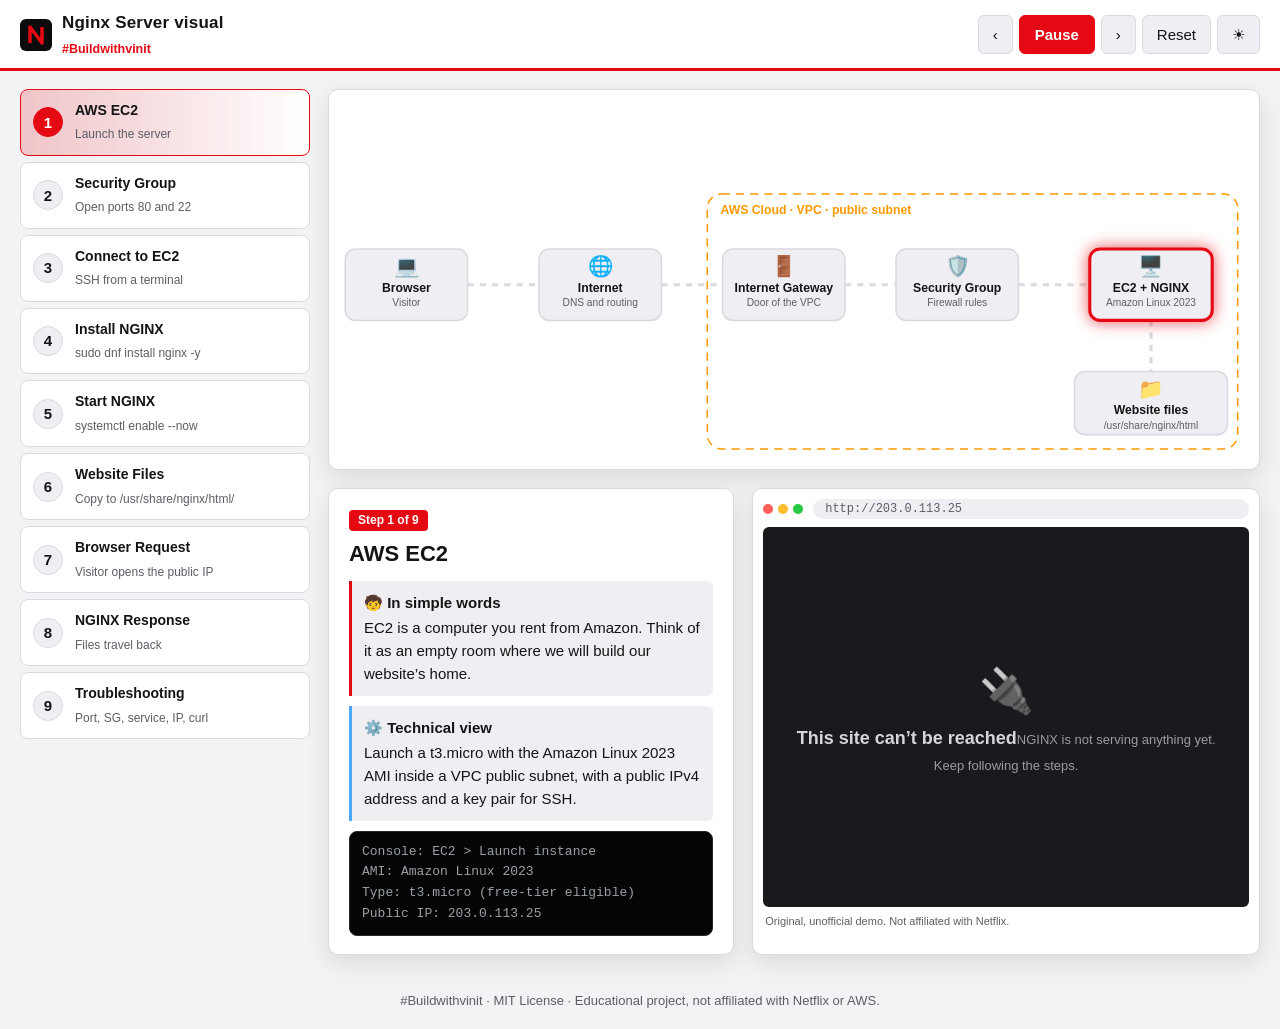
<file: index.html>
<!DOCTYPE html>
<html lang="en" data-theme="dark">
<head>
<meta charset="utf-8">
<meta name="viewport" content="width=device-width, initial-scale=1">
<title>Nginx Server visual · #Buildwithvinit</title>
<meta name="description" content="Animated, beginner-friendly guide to how NGINX serves a website from an AWS EC2 instance.">
<link rel="icon" href="assets/logo.svg" type="image/svg+xml">
<link rel="stylesheet" href="css/style.css">
</head>
<body>
<header class="top">
  <div class="brand"><img src="assets/logo.svg" alt="" width="32" height="32"><div><b>Nginx Server visual</b><small>#Buildwithvinit</small></div></div>
  <div class="ctl">
    <button id="prev" title="Previous step" aria-label="Previous step">‹</button>
    <button id="play" class="primary">Pause</button>
    <button id="next" title="Next step" aria-label="Next step">›</button>
    <button id="reset">Reset</button>
    <button id="theme" aria-label="Toggle dark or light mode">☾</button>
  </div>
  <div class="bar"><i id="bar"></i></div>
</header>

<div class="layout">
  <aside><ol id="steps" aria-label="Steps"></ol></aside>
  <main>
    <section class="card diagram" aria-label="Infrastructure diagram">
      <svg id="svg" viewBox="0 0 900 360" role="img" aria-label="Request path from browser to NGINX on EC2"></svg>
    </section>
    <div class="two">
      <section class="card caption" id="caption" aria-live="polite"></section>
      <section class="card browser" aria-label="Website preview">
        <div class="chrome"><span class="dots"><i></i><i></i><i></i></span><div class="url" id="url"></div></div>
        <div class="screen" id="screen" data-state="down">
          <div class="msg" id="msg"></div>
          <div class="site" id="site">
            <nav><span class="logo">NGINXFLIX</span><a>Home</a><a>Series</a><a>Films</a><a>My List</a><button>Sign in</button></nav>
            <div class="hero"><h2>Unlimited demos, servers and clouds.</h2><p>Watch anywhere. Served by NGINX on Amazon Linux 2023.</p><div><button class="play">▶ Play</button><button class="info">ⓘ More info</button></div></div>
            <h3>Trending now</h3><div class="row" id="row1"></div>
            <h3>Because you studied AWS</h3><div class="row" id="row2"></div>
          </div>
        </div>
        <p class="disc">Original, unofficial demo. Not affiliated with Netflix.</p>
      </section>
    </div>
  </main>
</div>
<footer>#Buildwithvinit · MIT License · Educational project, not affiliated with Netflix or AWS.</footer>
<script src="js/app.js"></script>
</body>
</html>
</file>
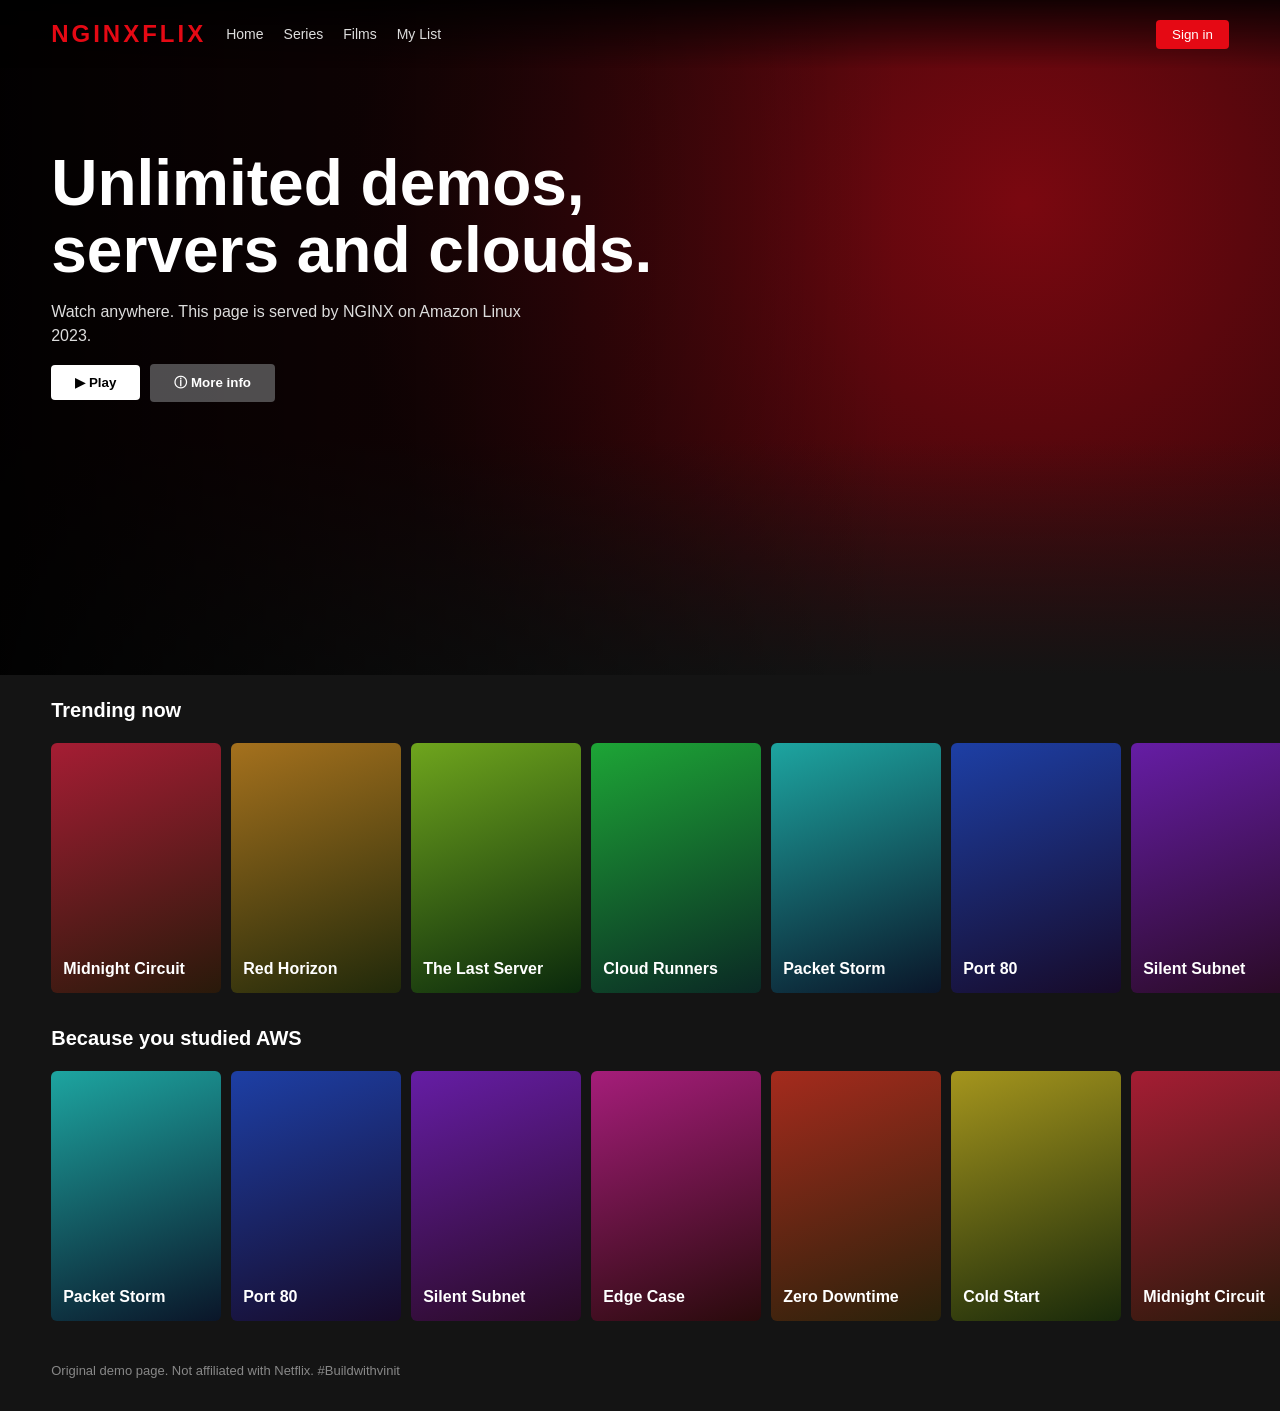
<file: assets/site/index.html>
<!DOCTYPE html>
<html lang="en"><head><meta charset="utf-8"><meta name="viewport" content="width=device-width,initial-scale=1">
<title>NGINXFLIX · served by NGINX</title>
<style>
*{box-sizing:border-box}body{margin:0;background:#141414;color:#fff;font:16px/1.5 "Segoe UI",Arial,sans-serif}
nav{position:fixed;top:0;left:0;right:0;display:flex;gap:20px;align-items:center;padding:16px 4%;background:linear-gradient(#000c,transparent);z-index:5}
.logo{color:#e50914;font-weight:900;letter-spacing:3px;font-size:24px}nav a{color:#ddd;font-size:14px}nav button{margin-left:auto;background:#e50914;border:0;color:#fff;padding:7px 16px;border-radius:4px;cursor:pointer}
.hero{min-height:75vh;padding:150px 4% 60px;background:linear-gradient(90deg,#000e,#0000 70%),linear-gradient(0deg,#141414,#0000 35%),radial-gradient(circle at 80% 30%,#7a0810,#1d0507 60%)}
.hero h1{font-size:clamp(32px,6vw,64px);line-height:1.05;max-width:620px;margin:0 0 12px}.hero p{max-width:480px;color:#ddd}
.hero button{border:0;padding:10px 24px;margin-right:10px;font-weight:700;border-radius:4px;cursor:pointer}.p{background:#fff}.i{background:#6d6d6eb3;color:#fff}
h2{margin:20px 4% 8px;font-size:20px}.row{display:flex;gap:10px;padding:10px 4%;overflow-x:auto}
.card{flex:none;width:170px;height:250px;border-radius:6px;padding:12px;display:flex;align-items:flex-end;font-weight:800;cursor:pointer;transition:transform .25s}.card:hover{transform:scale(1.12)}
footer{padding:30px 4%;color:#888;font-size:13px}
</style></head><body>
<nav><span class="logo">NGINXFLIX</span><a>Home</a><a>Series</a><a>Films</a><a>My List</a><button>Sign in</button></nav>
<section class="hero"><h1>Unlimited demos, servers and clouds.</h1><p>Watch anywhere. This page is served by NGINX on Amazon Linux 2023.</p><button class="p">▶ Play</button><button class="i">ⓘ More info</button></section>
<h2>Trending now</h2><div class="row" id="r1"></div>
<h2>Because you studied AWS</h2><div class="row" id="r2"></div>
<footer>Original demo page. Not affiliated with Netflix. #Buildwithvinit</footer>
<script>
var T=["Midnight Circuit","Red Horizon","The Last Server","Cloud Runners","Packet Storm","Port 80","Silent Subnet","Edge Case","Zero Downtime","Cold Start"];
["r1","r2"].forEach(function(id,r){for(var k=0;k<8;k++){var n=(r*4+k)%T.length,h=(n*47+350)%360,d=document.createElement("div");d.className="card";d.style.background="linear-gradient(160deg,hsl("+h+",70%,38%),hsl("+(h+40)%360+",60%,10%))";d.textContent=T[n];document.getElementById(id).appendChild(d)}});
</script></body></html>
</file>
<file: css/style.css>
:root{--bg:#0b0b0d;--panel:#16161a;--panel2:#1f1f25;--text:#f5f5f5;--mut:#a3a3ad;--red:#e50914;--green:#46d369;--line:#2c2c34;--shadow:0 10px 30px rgba(0,0,0,.45)}
:root[data-theme=light]{--bg:#f3f3f5;--panel:#fff;--panel2:#efeff3;--text:#141417;--mut:#5d5d68;--line:#d9d9e0;--shadow:0 8px 24px rgba(0,0,0,.1)}
*{box-sizing:border-box}
html{scroll-behavior:smooth}
body{margin:0;background:var(--bg);color:var(--text);font:15px/1.55 "Segoe UI",Roboto,"Helvetica Neue",Arial,sans-serif}
button{font:inherit;color:inherit;background:var(--panel2);border:1px solid var(--line);border-radius:6px;padding:7px 14px;cursor:pointer;transition:.15s}
button:hover{border-color:var(--red)}
button:focus-visible,li:focus-visible{outline:2px solid var(--red);outline-offset:2px}
button.primary{background:var(--red);border-color:var(--red);color:#fff;font-weight:600;min-width:76px}
.top{position:sticky;top:0;z-index:20;display:flex;justify-content:space-between;align-items:center;gap:12px;flex-wrap:wrap;padding:10px 20px;background:var(--panel);border-bottom:1px solid var(--line)}
.brand{display:flex;gap:10px;align-items:center}
.brand b{display:block;font-size:17px;letter-spacing:.2px}
.brand small{color:var(--red);font-weight:700}
.ctl{display:flex;gap:6px}
.bar{position:absolute;left:0;right:0;bottom:-1px;height:3px}
.bar i{display:block;height:100%;width:0;background:var(--red)}
.bar i.run{animation:fill 5s linear forwards}
.bar i.run.paused{animation-play-state:paused}
@keyframes fill{to{width:100%}}
.layout{display:grid;grid-template-columns:290px 1fr;gap:18px;max-width:1500px;margin:0 auto;padding:18px 20px}
aside ol{list-style:none;margin:0;padding:0;position:sticky;top:78px;display:grid;gap:6px}
aside li{display:flex;gap:12px;align-items:center;padding:10px 12px;background:var(--panel);border:1px solid var(--line);border-radius:8px;cursor:pointer;transition:.2s}
aside li:hover{transform:translateX(3px);border-color:var(--red)}
aside li .n{flex:none;width:30px;height:30px;border-radius:50%;display:grid;place-items:center;font-weight:700;background:var(--panel2);border:1px solid var(--line)}
aside li b{display:block;font-size:14px}
aside li small{color:var(--mut);font-size:12px}
aside li.done .n{background:var(--green);border-color:var(--green);color:#06210e}
aside li.active{border-color:var(--red);background:linear-gradient(90deg,rgba(229,9,20,.2),var(--panel))}
aside li.active .n{background:var(--red);border-color:var(--red);color:#fff}
.card{background:var(--panel);border:1px solid var(--line);border-radius:10px;box-shadow:var(--shadow)}
.diagram{padding:6px;margin-bottom:18px}
#svg{width:100%;height:auto;display:block}
.two{display:grid;grid-template-columns:minmax(0,1fr) minmax(0,1.25fr);gap:18px}
.caption{padding:18px 20px}
.caption h2{margin:6px 0 10px;font-size:22px}
.badge{display:inline-block;background:var(--red);color:#fff;border-radius:4px;padding:1px 9px;font-size:12px;font-weight:700}
.blk{margin:10px 0;padding:10px 12px;border-left:3px solid var(--red);background:var(--panel2);border-radius:0 6px 6px 0}
.blk b{display:block;margin-bottom:2px}
.blk.t{border-color:#4aa8ff}
.term{background:#050506;color:#d7ffd9;font:13px/1.6 Consolas,Menlo,monospace;border-radius:8px;padding:10px 12px;margin-top:10px;overflow-x:auto;border:1px solid #26262c}
.term div{white-space:pre;opacity:0;animation:in .3s forwards}
.term .c::before{content:"$ ";color:var(--red)}
.term .o{color:#9aa0a6}
@keyframes in{to{opacity:1}}
.nd rect{fill:var(--panel2);stroke:var(--line);stroke-width:1.5;transition:.3s}
.nd text{fill:var(--text);text-anchor:middle}
.nd .s{fill:var(--mut);font-size:10px}
.nd.on rect{stroke:var(--red);stroke-width:3;filter:drop-shadow(0 0 8px rgba(229,9,20,.7))}
.nd.on{animation:pulse 1.6s ease-in-out infinite;transform-box:fill-box;transform-origin:center}
@keyframes pulse{50%{transform:scale(1.04)}}
.ln{stroke:var(--line);stroke-width:3;stroke-dasharray:6 6}
.reg{fill:none;stroke:#ff9900;stroke-width:1.5;stroke-dasharray:8 6}
.regt{fill:#ff9900;font-size:12px;font-weight:700}
.pk text{fill:var(--text);font-size:11px;text-anchor:middle;font-weight:700;paint-order:stroke;stroke:var(--bg);stroke-width:3px}
.browser{padding:10px;overflow:hidden}
.chrome{display:flex;gap:10px;align-items:center;margin-bottom:8px}
.dots{display:flex;gap:5px}.dots i{width:10px;height:10px;border-radius:50%;background:#ff5f57}.dots i:nth-child(2){background:#febc2e}.dots i:nth-child(3){background:#28c840}
.url{flex:1;background:var(--panel2);border-radius:14px;padding:3px 12px;font:12px Consolas,monospace;color:var(--mut);overflow:hidden;white-space:nowrap}
.url.typing{animation:type 2.2s steps(22) forwards}
@keyframes type{from{max-width:0}to{max-width:100%}}
.screen{position:relative;min-height:380px;border-radius:6px;overflow:hidden;background:#000;color:#fff}
.msg{display:grid;place-content:center;text-align:center;min-height:380px;padding:20px;gap:6px;background:#1a1a1e;color:#d5d5da}
.msg .big{font-size:44px}.msg b{font-size:18px}.msg span{color:#9a9aa5;font-size:13px}
.spin{width:34px;height:34px;border:4px solid #333;border-top-color:var(--red);border-radius:50%;animation:sp .8s linear infinite;margin:0 auto 8px}
@keyframes sp{to{transform:rotate(360deg)}}
.site{display:none;background:#141414}
.screen[data-state=live] .msg{display:none}
.screen[data-state=live] .site{display:block;animation:in .8s forwards}
.site nav{display:flex;align-items:center;gap:14px;padding:10px 14px;background:linear-gradient(#000c,transparent);position:absolute;left:0;right:0;z-index:2;font-size:12px}
.site nav a{opacity:.8;cursor:pointer}.site nav a:hover{opacity:1}
.site nav button{margin-left:auto;background:var(--red);border:0;color:#fff;padding:4px 12px;border-radius:4px}
.logo{color:var(--red);font-weight:900;letter-spacing:2px;font-size:16px;margin-right:6px}
.hero{min-height:230px;padding:90px 18px 22px;background:linear-gradient(90deg,#000e,#0000 70%),linear-gradient(0deg,#141414,#0000 40%),radial-gradient(circle at 80% 30%,#7a0810,#1d0507 60%)}
.hero h2{max-width:330px;margin:0 0 6px;font-size:26px;line-height:1.1}.hero p{max-width:300px;margin:0 0 12px;font-size:12px;color:#ddd}
.hero button{border:0;margin-right:8px;font-weight:700;padding:6px 14px}
.hero .play{background:#fff;color:#000}.hero .info{background:#6d6d6eb3;color:#fff}
.site h3{margin:10px 14px 6px;font-size:14px}
.row{display:flex;gap:8px;padding:0 14px 8px;overflow-x:auto}
.poster{flex:none;width:96px;height:140px;border-radius:5px;padding:8px;display:flex;align-items:flex-end;font-size:12px;font-weight:800;line-height:1.1;cursor:pointer;transition:transform .25s,box-shadow .25s}
.poster:hover{transform:scale(1.14);z-index:3;box-shadow:0 8px 20px #000}
.disc{margin:6px 2px 0;font-size:11px;color:var(--mut)}
footer{text-align:center;color:var(--mut);padding:18px;font-size:13px}
@media(max-width:1050px){.two{grid-template-columns:1fr}}
@media(max-width:860px){
 .layout{grid-template-columns:1fr;padding:12px}
 aside ol{position:static;grid-auto-flow:column;grid-auto-columns:210px;overflow-x:auto;padding-bottom:6px}
 .top{padding:8px 12px}
}
@media(prefers-reduced-motion:reduce){*{animation-duration:.01ms!important;animation-iteration-count:1!important}}
</file>
